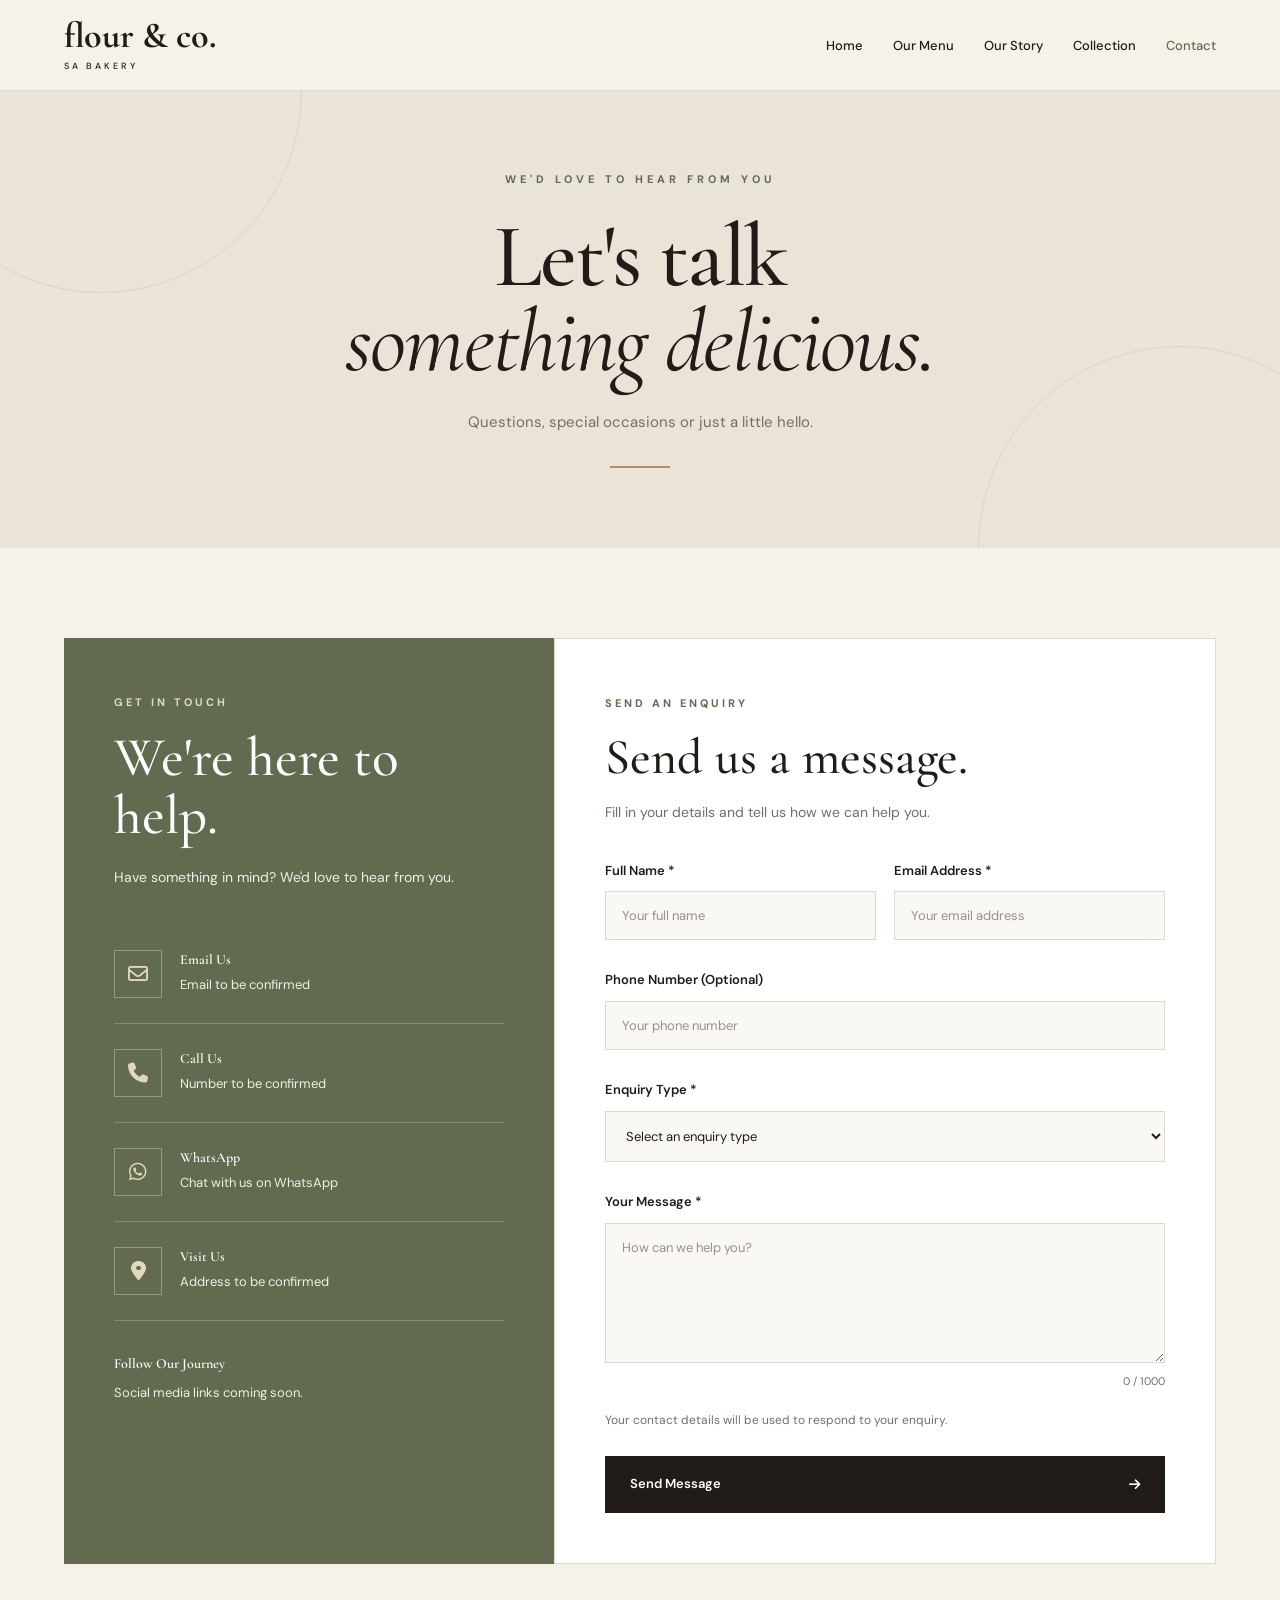
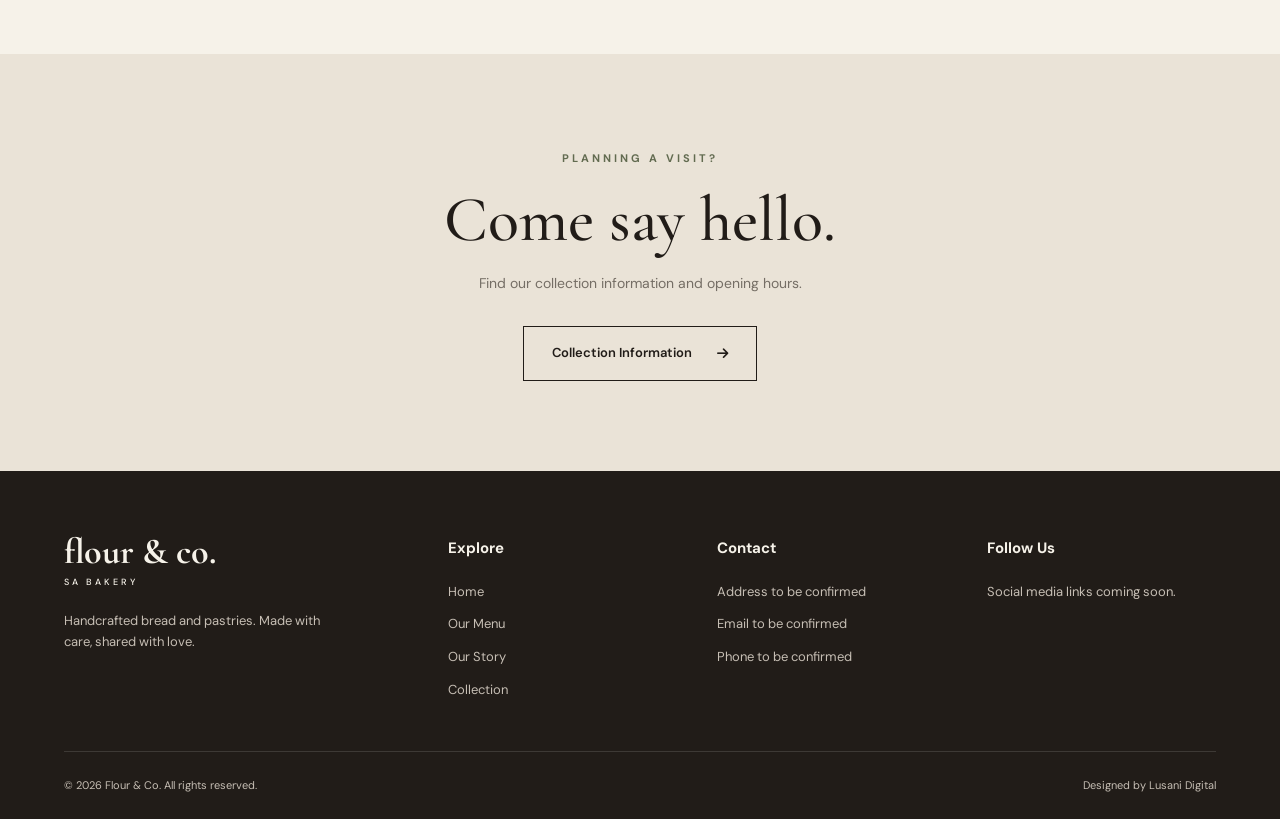
<file: contact.html>
<!DOCTYPE html>
<html lang="en">

<head>

    <meta charset="UTF-8">
    <meta name="viewport" content="width=device-width, initial-scale=1">

    <title>Contact Us | Flour & Co.</title>

    <meta name="description"
        content="Contact Flour & Co. for product enquiries, collection information and special occasions.">

    <link
        href="https://fonts.googleapis.com/css2?family=Cormorant+Garamond:wght@400;500;600;700&family=DM+Sans:wght@400;500;600;700&display=swap"
        rel="stylesheet">

    <link rel="stylesheet" href="https://cdnjs.cloudflare.com/ajax/libs/font-awesome/6.7.2/css/all.min.css">

    <link rel="stylesheet" href="CSS/main.css">
    <link rel="stylesheet" href="CSS/contact.css">

</head>

<body>

    <!-- NAVIGATION -->
    <header class="header">

        <nav class="navbar container">

            <a href="index.html" class="logo">
                flour & co.
                <span>SA BAKERY</span>
            </a>

            <ul class="nav-links" id="navLinks">

                <li><a href="index.html">Home</a></li>
                <li><a href="menu.html">Our Menu</a></li>
                <li><a href="about.html">Our Story</a></li>
                <li><a href="collection.html">Collection</a></li>

                <li>
                    <a href="contact.html" class="active" aria-current="page">
                        Contact
                    </a>
                </li>

            </ul>

            <button class="menu-toggle" id="menuToggle" aria-label="Open navigation" aria-controls="navLinks"
                aria-expanded="false">

                <i class="fa-solid fa-bars"></i>

            </button>

        </nav>

    </header>

    <main>

        <!-- CONTACT HERO -->
        <section class="contact-hero">

            <div class="container contact-hero-content">

                <span class="eyebrow">
                    WE'D LOVE TO HEAR FROM YOU
                </span>

                <h1>
                    Let's talk<br>
                    <em>something delicious.</em>
                </h1>

                <p>
                    Questions, special occasions
                    or just a little hello.
                </p>

                <div class="contact-divider"></div>

            </div>

        </section>

        <!-- CONTACT SECTION -->
        <section class="contact-section">

            <div class="container contact-grid">

                <!-- CONTACT INFORMATION -->
                <aside class="contact-information">

                    <span class="eyebrow">
                        GET IN TOUCH
                    </span>

                    <h2>We're here to help.</h2>

                    <p class="contact-intro">
                        Have something in mind?
                        We'd love to hear from you.
                    </p>

                    <div class="contact-method">

                        <div class="contact-icon">
                            <i class="fa-regular fa-envelope"></i>
                        </div>

                        <div>
                            <h3>Email Us</h3>
                            <p id="businessEmail">
                                Email to be confirmed
                            </p>
                        </div>

                    </div>

                    <div class="contact-method">

                        <div class="contact-icon">
                            <i class="fa-solid fa-phone"></i>
                        </div>

                        <div>
                            <h3>Call Us</h3>
                            <p id="businessPhone">
                                Number to be confirmed
                            </p>
                        </div>

                    </div>

                    <div class="contact-method">

                        <div class="contact-icon">
                            <i class="fa-brands fa-whatsapp"></i>
                        </div>

                        <div>
                            <h3>WhatsApp</h3>

                            <p id="businessWhatsapp">
                                <a href="https://wa.me/27XXXXXXXXX" target="_blank" rel="noopener noreferrer">
                                    Chat with us on WhatsApp
                                </a>
                            </p>
                        </div>

                    </div>

                    <div class="contact-method">

                        <div class="contact-icon">
                            <i class="fa-solid fa-location-dot"></i>
                        </div>

                        <div>
                            <h3>Visit Us</h3>
                            <p id="businessAddress">
                                Address to be confirmed
                            </p>
                        </div>

                    </div>

                    <!-- SOCIAL MEDIA -->
                    <div class="contact-socials">

                        <h3>Follow Our Journey</h3>

                        <p>Social media links coming soon.</p>

                    </div>

                </aside>

                <!-- CONTACT FORM -->
                <div class="contact-form-wrapper">

                    <span class="eyebrow">
                        SEND AN ENQUIRY
                    </span>

                    <h2>Send us a message.</h2>

                    <p class="form-intro">
                        Fill in your details and tell us
                        how we can help you.
                    </p>

                    <form id="contactForm" novalidate>

                        <div class="form-row">

                            <div class="form-group">

                                <label for="fullName">
                                    Full Name *
                                </label>

                                <input type="text" id="fullName" name="fullName" placeholder="Your full name"
                                    autocomplete="name" maxlength="150" required>

                                <small class="field-error" id="fullNameError" aria-live="polite">
                                </small>

                            </div>

                            <div class="form-group">

                                <label for="email">
                                    Email Address *
                                </label>

                                <input type="email" id="email" name="email" placeholder="Your email address"
                                    autocomplete="email" maxlength="255" required>

                                <small class="field-error" id="emailError" aria-live="polite">
                                </small>

                            </div>

                        </div>

                        <div class="form-group">

                            <label for="phone">
                                Phone Number (Optional)
                            </label>

                            <input type="tel" id="phone" name="phone" placeholder="Your phone number" autocomplete="tel"
                                maxlength="25">

                            <small class="field-error" id="phoneError" aria-live="polite">
                            </small>

                        </div>

                        <div class="form-group">

                            <label for="subject">
                                Enquiry Type *
                            </label>

                            <select id="subject" name="subject" required>

                                <option value="">
                                    Select an enquiry type
                                </option>

                                <option value="General Enquiry">
                                    General Enquiry
                                </option>

                                <option value="Product Enquiry">
                                    Product Enquiry
                                </option>

                                <option value="Collection Enquiry">
                                    Collection Enquiry
                                </option>

                                <option value="Bulk Order Enquiry">
                                    Bulk Order Enquiry
                                </option>

                                <option value="Ingredients and Allergens">
                                    Ingredients and Allergens
                                </option>

                                <option value="Feedback">
                                    Feedback
                                </option>

                                <option value="Other">
                                    Other
                                </option>

                            </select>

                            <small class="field-error" id="subjectError" aria-live="polite">
                            </small>

                        </div>

                        <div class="form-group">

                            <label for="message">
                                Your Message *
                            </label>

                            <textarea id="message" name="message" rows="6" maxlength="1000"
                                placeholder="How can we help you?" required></textarea>

                            <div class="message-meta">

                                <small class="field-error" id="messageError" aria-live="polite">
                                </small>

                                <span id="characterCount">
                                    0 / 1000
                                </span>

                            </div>

                        </div>

                        <!-- PRIVACY NOTICE -->
                        <p class="privacy-notice">

                            Your contact details will be used
                            to respond to your enquiry.

                        </p>

                        <!-- SUBMIT BUTTON -->
                        <button type="submit" class="contact-submit" id="submitBtn">

                            <span>Send Message</span>

                            <i class="fa-solid fa-arrow-right"></i>

                        </button>

                        <!-- FORM STATUS -->
                        <div id="formStatus" class="form-status" role="status" aria-live="polite" hidden>
                        </div>

                    </form>

                </div>

            </div>

        </section>

        <!-- COLLECTION CTA -->
        <section class="contact-cta">

            <div class="container">

                <span class="eyebrow">
                    PLANNING A VISIT?
                </span>

                <h2>Come say hello.</h2>

                <p>
                    Find our collection information
                    and opening hours.
                </p>

                <a href="collection.html" class="contact-cta-btn">

                    Collection Information

                    <i class="fa-solid fa-arrow-right"></i>

                </a>

            </div>

        </section>

    </main>

    <!-- FOOTER -->
    <footer class="footer">

        <div class="container footer-grid">

            <div class="footer-brand">

                <a href="index.html" class="logo footer-logo">
                    flour & co.
                    <span>SA BAKERY</span>
                </a>

                <p>
                    Handcrafted bread and pastries.
                    Made with care, shared with love.
                </p>

            </div>

            <div class="footer-column">

                <h4>Explore</h4>

                <a href="index.html">Home</a>
                <a href="menu.html">Our Menu</a>
                <a href="about.html">Our Story</a>
                <a href="collection.html">Collection</a>

            </div>

            <div class="footer-column">

                <h4>Contact</h4>

                <p>Address to be confirmed</p>
                <p>Email to be confirmed</p>
                <p>Phone to be confirmed</p>

            </div>

            <div class="footer-column">

                <h4>Follow Us</h4>

                <p>Social media links coming soon.</p>

            </div>

        </div>

        <div class="container footer-bottom">

            <p>
                &copy; <span id="year"></span>
                Flour & Co. All rights reserved.
            </p>

            <p>Designed by Lusani Digital</p>

        </div>

    </footer>

    <script src="JS/products.js" defer></script>
    <script src="JS/home.js" defer></script>
    <script src="JS/contact.js" defer></script>

</body>

</html>
</file>
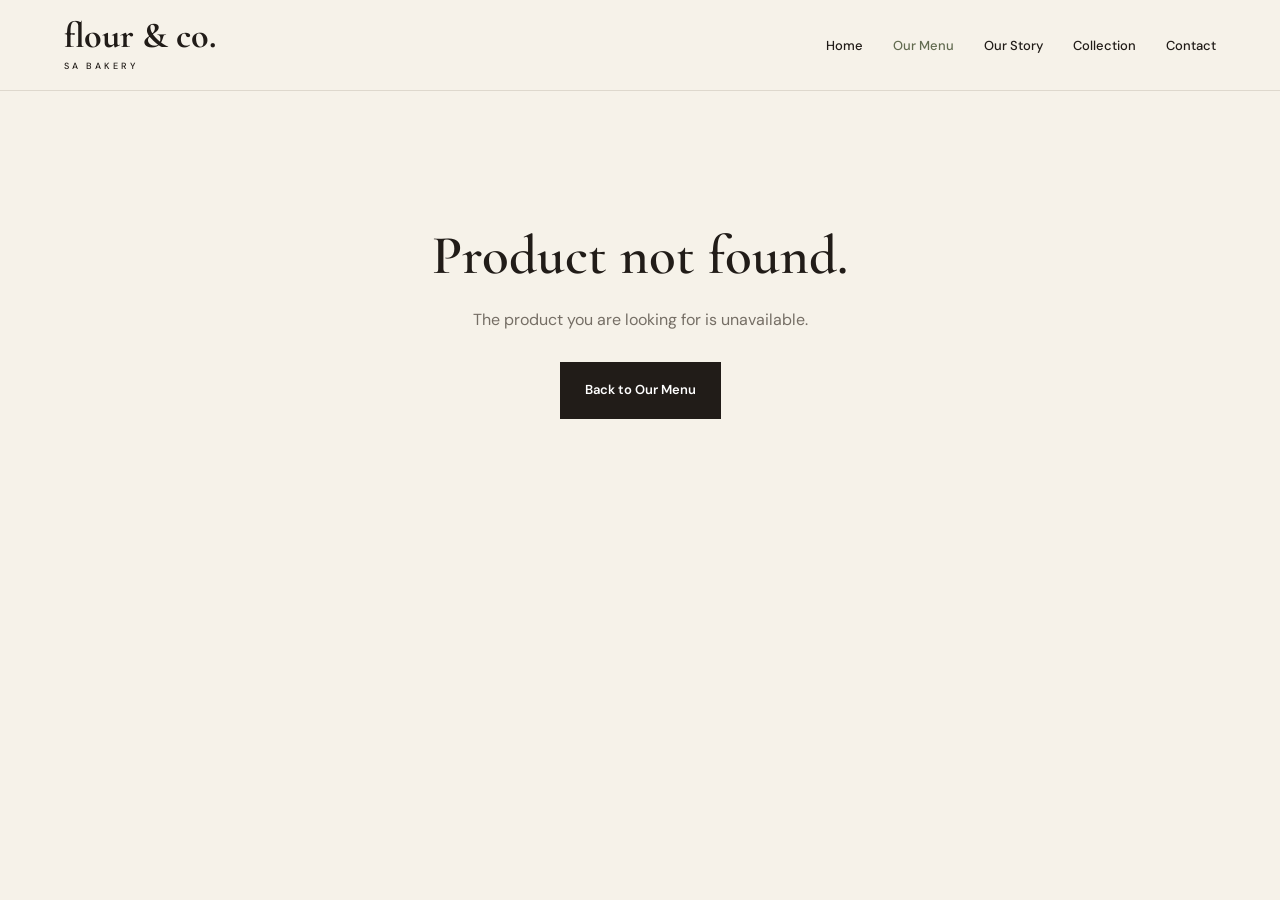
<file: product.html>
<!DOCTYPE html>
<html lang="en">

<head>

    <meta charset="UTF-8">
    <meta name="viewport" content="width=device-width, initial-scale=1">

    <title>Product Details | Flour & Co.</title>

    <link href="https://fonts.googleapis.com/css2?family=Cormorant+Garamond:wght@400;500;600;700&family=DM+Sans:wght@400;500;600;700&display=swap"
          rel="stylesheet">

    <link rel="stylesheet"
          href="https://cdnjs.cloudflare.com/ajax/libs/font-awesome/6.7.2/css/all.min.css">

    <link rel="stylesheet" href="CSS/main.css">
    <link rel="stylesheet" href="CSS/product.css">

</head>

<body>

    <!-- NAVIGATION -->
    <header class="header">

        <nav class="navbar container">

            <a href="index.html" class="logo">
                flour & co.
                <span>SA BAKERY</span>
            </a>

            <ul class="nav-links" id="navLinks">

                <li><a href="index.html">Home</a></li>

                <li>
                    <a href="menu.html" class="active">
                        Our Menu
                    </a>
                </li>

                <li><a href="about.html">Our Story</a></li>
                <li><a href="collection.html">Collection</a></li>
                <li><a href="contact.html">Contact</a></li>

            </ul>

            <button class="menu-toggle"
                    id="menuToggle"
                    aria-label="Open navigation"
                    aria-controls="navLinks"
                    aria-expanded="false">

                <i class="fa-solid fa-bars"></i>

            </button>

        </nav>

    </header>

    <main class="product-page container">

        <!-- PRODUCT NOT FOUND -->
        <section class="product-not-found"
                 id="productNotFound"
                 hidden>

            <h1>Product not found.</h1>

            <p>The product you are looking for is unavailable.</p>

            <a href="menu.html" class="collection-btn">
                Back to Our Menu
            </a>

        </section>

        <div id="productContent" hidden>

            <!-- BREADCRUMB -->
            <nav class="breadcrumb" aria-label="Breadcrumb">

                <a href="index.html">Home</a>

                <i class="fa-solid fa-chevron-right"></i>

                <a href="menu.html">Our Menu</a>

                <i class="fa-solid fa-chevron-right"></i>

                <span id="breadcrumbProduct"></span>

            </nav>

            <!-- PRODUCT DETAILS -->
            <section class="product-details">

                <div class="product-gallery">

                    <img id="productImage"
                         alt="">

                </div>

                <div class="product-summary">

                    <span class="product-category"
                          id="productCategory">
                    </span>

                    <h1 id="productName"></h1>

                    <p class="detail-price"
                       id="productPrice"
                       aria-live="polite">
                    </p>

                    <div class="product-availability">

                        <span class="status-dot"
                              id="statusDot">
                        </span>

                        <span id="productAvailability"></span>

                    </div>

                    <p class="product-description"
                       id="productDescription">
                    </p>

                    <!-- PRODUCT VARIANTS -->
                    <fieldset class="variant-section">

                        <legend>Choose an option</legend>

                        <div class="variant-options"
                             id="variantOptions">
                        </div>

                    </fieldset>

                    <!-- COLLECTION -->
                    <a href="collection.html"
                       class="collection-btn">

                        Collection Information

                        <i class="fa-solid fa-arrow-right"></i>

                    </a>

                    <div class="collection-note">

                        <i class="fa-solid fa-basket-shopping"></i>

                        <span>Available for local collection</span>

                    </div>

                </div>

            </section>

            <!-- ADDITIONAL INFORMATION -->
            <section class="additional-info">

                <details open>

                    <summary>Product Description</summary>

                    <p id="fullDescription"></p>

                </details>

                <details>

                    <summary>Ingredients & Allergens</summary>

                    <div class="information-content">

                        <h4>Ingredients</h4>

                        <p id="productIngredients"></p>

                        <h4>Allergens</h4>

                        <p id="productAllergens"></p>

                    </div>

                </details>

                <details>

                    <summary>Collection Information</summary>

                    <p>
                        Products are available for collection
                        from our bakery. Please contact us
                        to confirm availability before visiting.
                    </p>

                </details>

            </section>

            <!-- RELATED PRODUCTS -->
            <section class="related-section">

                <div class="section-heading">

                    <span class="eyebrow">
                        YOU MAY ALSO LIKE
                    </span>

                    <h2>More from our bakery.</h2>

                    <p>Discover more freshly baked favourites.</p>

                </div>

                <div class="related-grid"
                     id="relatedProducts">
                </div>

            </section>

        </div>

    </main>

    <script src="JS/products.js" defer></script>
    <script src="JS/home.js" defer></script>
    <script src="JS/product.js" defer></script>

</body>

</html>
</file>
<file: CSS/main.css>
/* =================================
   ROOT VARIABLES
================================= */

:root {
    --cream: #f6f2e9;
    --dark: #211c18;
    --wheat: #b88b58;
    --olive: #626b50;
    --white: #ffffff;
    --muted: #756e65;
    --border: #ded8cd;

    --heading-font: "Cormorant Garamond", Georgia, serif;
    --body-font: "DM Sans", sans-serif;

    --transition: 0.3s ease;
}

/* =================================
   GLOBAL STYLES
================================= */

* {
    margin: 0;
    padding: 0;
    box-sizing: border-box;
}

html {
    scroll-behavior: smooth;
    scroll-padding-top: 100px;
}

body {
    font-family: var(--body-font);
    background: var(--cream);
    color: var(--dark);
    line-height: 1.6;
}

a {
    text-decoration: none;
    color: inherit;
}

ul {
    list-style: none;
}

img {
    display: block;
    width: 100%;
    object-fit: cover;
}

button {
    font: inherit;
    cursor: pointer;
}

button:focus-visible,
a:focus-visible {
    outline: 3px solid var(--wheat);
    outline-offset: 5px;
}

[hidden] {
    display: none !important;
}

.container {
    width: min(90%, 1280px);
    margin-inline: auto;
}

.section {
    padding: 100px 0;
}

h1, h2, h3 {
    font-family: var(--heading-font);
    font-weight: 600;
    line-height: 1.1;
}

.eyebrow {
    display: inline-block;
    font-size: 11px;
    font-weight: 700;
    letter-spacing: 3px;
    color: var(--olive);
    margin-bottom: 18px;
}

.section-heading {
    text-align: center;
    margin-bottom: 45px;
}

.section-heading h2 {
    font-size: clamp(38px, 5vw, 60px);
    margin-bottom: 15px;
}

.section-heading p {
    color: var(--muted);
    font-size: 15px;
}

/* =================================
   ANNOUNCEMENT BAR
================================= */

.announcement-bar {
    background: var(--dark);
    color: var(--white);
    text-align: center;
    padding: 10px 15px;
    font-size: 11px;
    letter-spacing: 1.5px;
}

/* =================================
   NAVIGATION
================================= */

.header {
    position: sticky;
    top: 0;
    z-index: 1000;
    background: var(--cream);
    border-bottom: 1px solid var(--border);
}

.navbar {
    display: flex;
    align-items: center;
    justify-content: space-between;
    min-height: 90px;
    gap: 25px;
}

.logo {
    display: inline-flex;
    flex-direction: column;
    font-family: var(--heading-font);
    font-size: 36px;
    font-weight: 700;
    line-height: 0.9;
    white-space: nowrap;
}

.logo span {
    font-family: var(--body-font);
    font-size: 9px;
    font-weight: 500;
    letter-spacing: 3px;
    margin-top: 10px;
}

.nav-links {
    display: flex;
    align-items: center;
    gap: 30px;
}

.nav-links a {
    font-size: 13px;
    font-weight: 500;
    transition: var(--transition);
}

.nav-links a:hover,
.nav-links a.active {
    color: var(--olive);
}

.nav-actions {
    display: flex;
    align-items: center;
    gap: 20px;
}

.nav-btn {
    padding: 12px 22px;
    border: 1px solid var(--dark);
    font-size: 12px;
    font-weight: 600;
    transition: var(--transition);
}

.nav-btn:hover {
    background: var(--dark);
    color: var(--white);
}

.menu-toggle {
    display: none;
    background: transparent;
    border: none;
    color: var(--dark);
    font-size: 23px;
}

/* =================================
   BUTTONS
================================= */

.btn {
    display: inline-flex;
    align-items: center;
    justify-content: center;
    gap: 15px;
    padding: 16px 28px;
    font-size: 13px;
    font-weight: 600;
    border: 1px solid transparent;
    transition: var(--transition);
}

.btn-primary {
    background: var(--cream);
    color: var(--dark);
}

.btn-primary:hover {
    background: var(--wheat);
    color: var(--dark);
}

.btn-outline {
    border-color: var(--white);
    color: var(--white);
}

.btn-outline:hover {
    background: var(--white);
    color: var(--dark);
}

.btn-dark {
    background: var(--dark);
    color: var(--white);
}

.btn-dark:hover {
    background: var(--olive);
}

/* =================================
   HERO SECTION
================================= */

.hero {
    min-height: 680px;
    min-height: min(780px, 85svh);

    display: flex;
    align-items: center;

    background:
        linear-gradient(
            90deg,
            rgba(20, 15, 10, 0.85),
            rgba(20, 15, 10, 0.45),
            rgba(20, 15, 10, 0.15)
        ),
        url("../assets/images/hero.jpg");

    background-color: var(--dark);
    background-position: center;
    background-size: cover;
    color: var(--white);
    padding: 90px 0;
}

.hero .eyebrow {
    color: #e4c49f;
}

.hero h1 {
    font-size: clamp(60px, 7vw, 110px);
    font-weight: 500;
    letter-spacing: -2px;
    margin-bottom: 25px;
}

.hero h1 em {
    font-weight: 400;
}

.hero p {
    max-width: 500px;
    font-size: 16px;
    color: #eee8df;
    margin-bottom: 35px;
    line-height: 1.9;
}

.hero-actions {
    display: flex;
    flex-wrap: wrap;
    gap: 15px;
}

/* =================================
   BAKERY VALUES
================================= */

.bakery-values {
    background: var(--olive);
    color: var(--white);
    padding: 28px 0;
}

.values-grid {
    display: grid;
    grid-template-columns: repeat(4, 1fr);
    gap: 25px;
}

.value-item {
    display: flex;
    align-items: center;
    justify-content: center;
    gap: 12px;
}

.value-item i {
    font-size: 21px;
}

.value-item span {
    font-size: 12px;
    font-weight: 500;
}

/* =================================
   CATEGORIES
================================= */

.category-grid {
    display: grid;
    grid-template-columns: repeat(3, 1fr);
    gap: 25px;
}

.category-card {
    position: relative;
    height: 420px;
    overflow: hidden;
    background: var(--dark);
}

.category-card img {
    height: 100%;
    transition: transform 0.6s ease;
}

.category-card:hover img {
    transform: scale(1.06);
}

.category-card::after {
    content: "";
    position: absolute;
    inset: 0;
    background: linear-gradient(
        transparent 30%,
        rgba(0, 0, 0, 0.75)
    );
}

.category-content {
    position: absolute;
    bottom: 30px;
    left: 30px;
    right: 30px;
    z-index: 1;
    color: var(--white);
}

.category-content h3 {
    font-size: 38px;
    margin-bottom: 10px;
}

.category-content span {
    display: flex;
    align-items: center;
    gap: 15px;
    font-size: 12px;
}

/* =================================
   FEATURED PRODUCTS
================================= */

.featured {
    background: #ede8de;
}

.product-filters {
    display: flex;
    justify-content: center;
    flex-wrap: wrap;
    gap: 12px;
    margin-bottom: 40px;
}

.filter-btn {
    padding: 10px 24px;
    background: transparent;
    border: 1px solid var(--border);
    color: var(--dark);
    font-size: 13px;
    transition: var(--transition);
}

.filter-btn:hover,
.filter-btn.active {
    background: var(--dark);
    border-color: var(--dark);
    color: var(--white);
}

.product-grid {
    display: grid;
    grid-template-columns: repeat(4, 1fr);
    gap: 25px;
}

.product-card {
    background: var(--cream);
}

.product-image {
    position: relative;
    overflow: hidden;
    background: var(--border);
}

.product-image img {
    aspect-ratio: 1 / 1.1;
    transition: transform 0.5s ease;
}

.product-card:hover img {
    transform: scale(1.05);
}

.product-tag {
    position: absolute;
    top: 15px;
    left: 15px;
    background: var(--olive);
    color: var(--white);
    font-size: 10px;
    padding: 6px 12px;
    letter-spacing: 1px;
}

.product-info {
    padding: 22px;
}

.product-category {
    font-size: 10px;
    letter-spacing: 2px;
    text-transform: uppercase;
    color: var(--olive);
}

.product-info h3 {
    font-size: 28px;
    margin: 10px 0;
}

.product-info p {
    font-size: 13px;
    color: var(--muted);
    margin-bottom: 20px;
}

.product-price {
    display: block;
    font-size: 16px;
    font-weight: 600;
}

/* =================================
   ABOUT SECTION
================================= */

.about-section {
    display: grid;
    grid-template-columns: 1fr 1fr;
    background: var(--cream);
}

.about-image img {
    height: 100%;
    min-height: 550px;
}

.about-content {
    display: flex;
    flex-direction: column;
    align-items: flex-start;
    justify-content: center;
    padding: clamp(35px, 6vw, 100px);
}

.about-content h2 {
    font-size: clamp(40px, 5vw, 65px);
    margin-bottom: 25px;
}

.about-content p {
    font-size: 15px;
    color: var(--muted);
    line-height: 1.9;
    margin-bottom: 20px;
}

.about-content .btn {
    margin-top: 15px;
}

/* =================================
   COLLECTION
================================= */

.collection-section {
    border-top: 1px solid var(--border);
}

.collection-grid {
    display: grid;
    grid-template-columns: repeat(3, 1fr);
    gap: 25px;
}

.collection-card {
    padding: 40px 25px;
    text-align: center;
    border: 1px solid var(--border);
}

.collection-card i {
    font-size: 28px;
    color: var(--olive);
    margin-bottom: 20px;
}

.collection-card h3 {
    font-size: 30px;
    margin-bottom: 12px;
}

.collection-card p {
    color: var(--muted);
    font-size: 13px;
}

/* =================================
   FOOTER
================================= */

.footer {
    background: var(--dark);
    color: var(--cream);
    padding-top: 65px;
}

.footer-grid {
    display: grid;
    grid-template-columns: 1.5fr 1fr 1fr 1fr;
    gap: 40px;
    padding-bottom: 50px;
}

.footer-logo {
    margin-bottom: 25px;
}

.footer-brand p {
    max-width: 280px;
    font-size: 13px;
    color: #c6beb4;
}

.footer-column {
    display: flex;
    flex-direction: column;
    gap: 12px;
}

.footer-column h4 {
    font-size: 15px;
    margin-bottom: 10px;
}

.footer-column a,
.footer-column p {
    font-size: 13px;
    color: #c6beb4;
}

.footer-column a:hover {
    color: var(--white);
}

.footer-bottom {
    display: flex;
    justify-content: space-between;
    gap: 20px;
    padding: 25px 0;
    border-top: 1px solid #ffffff20;
    color: #c6beb4;
    font-size: 11px;
}

/* =================================
   TABLET RESPONSIVENESS
================================= */

@media (max-width: 1024px) {

    .menu-toggle {
        display: block;
    }

    .nav-links {
        display: none;
        position: absolute;
        top: 100%;
        left: 0;
        right: 0;
        flex-direction: column;
        align-items: flex-start;
        gap: 25px;
        padding: 30px 5%;
        background: var(--cream);
        border-bottom: 1px solid var(--border);
    }

    .nav-links.open {
        display: flex;
    }

    .product-grid {
        grid-template-columns: repeat(2, 1fr);
    }

    .category-card {
        height: 330px;
    }

    .category-content h3 {
        font-size: 30px;
    }

    .values-grid {
        grid-template-columns: repeat(2, 1fr);
    }

    .footer-grid {
        grid-template-columns: repeat(2, 1fr);
    }
}

/* =================================
   MOBILE RESPONSIVENESS
================================= */

@media (max-width: 600px) {

    .section {
        padding: 65px 0;
    }

    .navbar {
        min-height: 75px;
    }

    .logo {
        font-size: 30px;
    }

    .nav-btn {
        display: none;
    }

    .announcement-bar {
        font-size: 9px;
        letter-spacing: 0.5px;
    }

    .hero {
        min-height: 620px;
        background-position: 60% center;
    }

    .hero h1 {
        font-size: clamp(48px, 11vw, 65px);
    }

    .hero p {
        font-size: 14px;
    }

    .hero-actions {
        flex-direction: column;
        align-items: stretch;
        max-width: 280px;
    }

    .values-grid {
        gap: 25px 12px;
    }

    .value-item {
        flex-direction: column;
        text-align: center;
    }

    .value-item span {
        font-size: 11px;
    }

    .category-grid {
        grid-template-columns: 1fr;
    }

    .category-card {
        height: 340px;
    }

    .product-grid {
        gap: 12px;
    }

    .product-info {
        padding: 14px;
    }

    .product-info h3 {
        font-size: 23px;
    }

    .product-info p {
        font-size: 12px;
    }

    .product-tag {
        top: 8px;
        left: 8px;
        font-size: 8px;
        padding: 5px 8px;
    }

    .filter-btn {
        padding: 9px 15px;
        font-size: 12px;
    }

    .about-section {
        grid-template-columns: 1fr;
    }

    .about-image img {
        min-height: 350px;
        height: 350px;
    }

    .about-content {
        padding: 50px 6%;
    }

    .collection-grid {
        grid-template-columns: 1fr;
    }

    .footer-grid {
        grid-template-columns: 1fr;
    }

    .footer-bottom {
        flex-direction: column;
        text-align: center;
    }
}

@media (prefers-reduced-motion: reduce) {

    html {
        scroll-behavior: auto;
    }

    *,
    *::before,
    *::after {
        transition: none !important;
    }
}
</file>
<file: CSS/contact.css>
/* =================================
   CONTACT HERO
================================= */

.contact-hero {
    position: relative;
    display: flex;
    align-items: center;
    justify-content: center;

    min-height: 430px;
    padding: 80px 20px;

    background: #eae3d7;
    color: #211c18;
    text-align: center;
    overflow: hidden;
}

.contact-hero-content {
    position: relative;
    z-index: 1;
    max-width: 900px;
}

.contact-hero .eyebrow {
    display: block;
    font-size: 11px;
    letter-spacing: 4px;
    color: #626b50;
    margin-bottom: 25px;
}

.contact-hero h1 {
    font-family: "Cormorant Garamond", Georgia, serif;
    font-size: clamp(48px, 7vw, 95px);
    font-weight: 500;
    line-height: 0.95;
    letter-spacing: -2px;
    margin-bottom: 25px;
}

.contact-hero h1 em {
    font-weight: 400;
}

.contact-hero p {
    font-size: 15px;
    line-height: 1.8;
    color: #756e65;
}

.contact-divider {
    width: 60px;
    height: 2px;
    background: #b88b58;
    margin: 30px auto 0;
}

.contact-hero::before,
.contact-hero::after {
    content: "";
    position: absolute;

    width: 400px;
    height: 400px;

    border: 1px solid rgba(184, 139, 88, 0.2);
    border-radius: 50%;

    pointer-events: none;
}

.contact-hero::before {
    top: -200px;
    left: -100px;
}

.contact-hero::after {
    bottom: -200px;
    right: -100px;
}


/* =================================
   CONTACT LAYOUT
================================= */

.contact-section {
    padding: 90px 0;
    background: #f6f2e9;
}

.contact-grid {
    display: grid;
    grid-template-columns: 0.85fr 1.15fr;
    align-items: stretch;
}


/* =================================
   CONTACT INFORMATION
================================= */

.contact-information {
    background: #626b50;
    color: #ffffff;
    padding: 50px;
}

.contact-information .eyebrow {
    color: #e2d8bd;
}

.contact-information h2 {
    font-family: "Cormorant Garamond", Georgia, serif;
    font-size: 55px;
    font-weight: 500;
    line-height: 1.05;
    margin-bottom: 20px;
}

.contact-intro {
    font-size: 14px;
    line-height: 1.8;
    color: #f0eee6;
    margin-bottom: 35px;
}

.contact-method {
    display: flex;
    align-items: center;
    gap: 18px;

    padding: 25px 0;
    border-bottom: 1px solid rgba(255, 255, 255, 0.2);
}

.contact-icon {
    display: flex;
    align-items: center;
    justify-content: center;

    width: 48px;
    height: 48px;
    flex-shrink: 0;

    border: 1px solid rgba(255, 255, 255, 0.3);
}

.contact-icon i {
    font-size: 20px;
    color: #e2d8bd;
}

.contact-method h3 {
    font-size: 14px;
    font-weight: 600;
    margin-bottom: 7px;
}

.contact-method p {
    font-size: 13px;
    line-height: 1.7;
    color: #f0eee6;
}

.contact-method a {
    color: inherit;
    overflow-wrap: anywhere;
}

.contact-method a:hover {
    text-decoration: underline;
}


/* =================================
   SOCIAL MEDIA
================================= */

.contact-socials {
    margin-top: 35px;
}

.contact-socials h3 {
    font-size: 14px;
    margin-bottom: 12px;
}

.contact-socials p {
    font-size: 13px;
    color: #f0eee6;
}

.social-links {
    display: flex;
    gap: 12px;
    margin-top: 15px;
}

.social-links a {
    display: flex;
    align-items: center;
    justify-content: center;

    width: 42px;
    height: 42px;

    color: #ffffff;
    border: 1px solid rgba(255, 255, 255, 0.3);

    transition: 0.3s ease;
}

.social-links a:hover {
    background: #ffffff;
    color: #626b50;
}


/* =================================
   CONTACT FORM
================================= */

.contact-form-wrapper {
    background: #ffffff;
    border: 1px solid #ded8cd;
    padding: 50px;
    min-width: 0;
}

.contact-form-wrapper h2 {
    font-family: "Cormorant Garamond", Georgia, serif;
    font-size: 50px;
    font-weight: 500;
    line-height: 1.1;
    margin-bottom: 15px;
}

.form-intro {
    font-size: 14px;
    line-height: 1.8;
    color: #756e65;
    margin-bottom: 35px;
}

.form-row {
    display: grid;
    grid-template-columns: 1fr 1fr;
    gap: 18px;
}

.form-group {
    display: flex;
    flex-direction: column;
    gap: 10px;

    min-width: 0;
    margin-bottom: 20px;
}

.form-group label {
    font-size: 13px;
    font-weight: 600;
    color: #211c18;
}

.form-group input,
.form-group select,
.form-group textarea {
    width: 100%;
    box-sizing: border-box;
    min-width: 0;

    padding: 15px 16px;

    border: 1px solid #ded8cd;
    background: #faf8f4;
    color: #211c18;

    font-family: inherit;
    font-size: 13px;

    outline: none;
    transition: border-color 0.3s ease;
}

.form-group input:focus,
.form-group select:focus,
.form-group textarea:focus {
    border-color: #626b50;
    outline: 1px solid #626b50;
}

.form-group input::placeholder,
.form-group textarea::placeholder {
    color: #999187;
}

.form-group textarea {
    resize: vertical;
    min-height: 140px;
}

.form-group select {
    cursor: pointer;
}


/* =================================
   FORM VALIDATION
================================= */

.form-group .invalid {
    border-color: #b34b40;
}

.field-error {
    font-size: 11px;
    color: #b34b40;
    line-height: 1.5;
}

.field-error:empty {
    display: none;
}

.message-meta {
    display: flex;
    justify-content: space-between;
    align-items: center;
    gap: 10px;
}

#characterCount {
    margin-left: auto;
    white-space: nowrap;
    font-size: 11px;
    color: #756e65;
}

.privacy-notice {
    font-size: 12px;
    line-height: 1.7;
    color: #756e65;
    margin-bottom: 25px;
}


/* =================================
   SUBMIT BUTTON
================================= */

.contact-submit {
    display: flex;
    align-items: center;
    justify-content: space-between;
    gap: 20px;

    width: 100%;
    padding: 18px 25px;

    background: #211c18;
    border: none;
    color: #ffffff;

    font-family: inherit;
    font-size: 13px;
    font-weight: 600;

    cursor: pointer;
    transition: background 0.3s ease;
}

.contact-submit:hover {
    background: #626b50;
}

.contact-submit:disabled {
    opacity: 0.6;
    cursor: not-allowed;
}


/* =================================
   FORM STATUS
================================= */

.form-status {
    padding: 16px;
    margin-top: 20px;

    font-size: 13px;
    line-height: 1.7;
}

.form-status[hidden] {
    display: none;
}

.form-status.info {
    background: #f2ece0;
    border: 1px solid #d9c7a8;
    color: #6d5836;
}

.form-status.success {
    background: #e9ebdf;
    border: 1px solid #a6b092;
    color: #46523b;
}

.form-status.error {
    background: #f8e9e6;
    border: 1px solid #e0b3aa;
    color: #a44b40;
}


/* =================================
   COLLECTION CTA
================================= */

.contact-cta {
    background: #eae3d7;
    padding: 90px 20px;
    text-align: center;
}

.contact-cta h2 {
    font-family: "Cormorant Garamond", Georgia, serif;
    font-size: clamp(40px, 5vw, 65px);
    font-weight: 500;
    margin-bottom: 15px;
}

.contact-cta p {
    color: #756e65;
    font-size: 14px;
    line-height: 1.8;
}

.contact-cta-btn {
    display: inline-flex;
    align-items: center;
    justify-content: center;
    gap: 25px;

    padding: 16px 28px;
    margin-top: 30px;

    border: 1px solid #211c18;
    color: #211c18;

    font-size: 13px;
    font-weight: 600;

    transition: 0.3s ease;
}

.contact-cta-btn:hover {
    background: #211c18;
    color: #ffffff;
}


/* =================================
   TABLET RESPONSIVENESS
================================= */

@media (max-width: 1024px) {

    .contact-information,
    .contact-form-wrapper {
        padding: 35px;
    }

    .contact-information h2,
    .contact-form-wrapper h2 {
        font-size: 43px;
    }

    .form-row {
        grid-template-columns: 1fr;
        gap: 0;
    }

}


/* =================================
   MOBILE RESPONSIVENESS
================================= */

@media (max-width: 768px) {

    .contact-hero {
        min-height: 330px;
        padding: 60px 20px;
    }

    .contact-hero h1 {
        font-size: clamp(42px, 9vw, 60px);
        letter-spacing: -1px;
    }

    .contact-hero .eyebrow {
        font-size: 9px;
        letter-spacing: 2px;
    }

    .contact-hero p {
        font-size: 13px;
    }

    .contact-section {
        padding: 50px 0;
    }

    .contact-grid {
        grid-template-columns: 1fr;
    }

    .contact-information,
    .contact-form-wrapper {
        padding: 35px 25px;
    }

    .contact-information h2,
    .contact-form-wrapper h2 {
        font-size: 42px;
    }

    .contact-method {
        padding: 20px 0;
    }

    .contact-cta {
        padding: 60px 20px;
    }

}

@media (prefers-reduced-motion: reduce) {

    .contact-submit,
    .contact-cta-btn,
    .social-links a,
    .form-group input,
    .form-group select,
    .form-group textarea {
        transition: none;
    }

}
</file>
<file: CSS/product.css>
/* PRODUCT PAGE */
.product-page {
    padding-top: 35px;
    padding-bottom: 100px;
}

.product-page [hidden] {
    display: none !important;
}

/* BREADCRUMB*/
.breadcrumb {
    display: flex;
    align-items: center;
    flex-wrap: wrap;
    gap: 12px;

    font-size: 12px;
    color: #756e65;
    margin-bottom: 35px;
}

.breadcrumb i {
    font-size: 9px;
}

.breadcrumb a:hover {
    color: #626b50;
}

.breadcrumb span {
    color: #211c18;
    font-weight: 500;
}

/* PRODUCT DETAILS LAYOUT */
.product-details {
    display: grid;
    grid-template-columns: 1.1fr 1fr;
    align-items: start;
    gap: 70px;
}

/* PRODUCT GALLERY */
.product-gallery {
    background: #eae3d7;
    overflow: hidden;
}

.product-gallery img {
    display: block;
    width: 100%;
    aspect-ratio: 4 / 5;
    object-fit: cover;
}

/* PRODUCT SUMMARY */
.product-summary {
    padding: 20px 0;
}

.product-summary .product-category {
    display: block;
    font-size: 11px;
    font-weight: 600;
    letter-spacing: 3px;
    text-transform: uppercase;
    color: #626b50;
    margin-bottom: 18px;
}

.product-summary h1 {
    font-family: "Cormorant Garamond", Georgia, serif;
    font-size: clamp(45px, 5vw, 75px);
    font-weight: 500;
    line-height: 1.05;
    letter-spacing: -1.5px;
    margin-bottom: 20px;
}

.detail-price {
    font-size: 27px;
    font-weight: 600;
    color: #211c18;
    margin-bottom: 20px;
}

/* AVAILABILITY */
.product-availability {
    display: flex;
    align-items: center;
    gap: 9px;

    color: #626b50;
    font-size: 12px;
    margin-bottom: 25px;
}

.status-dot {
    width: 8px;
    height: 8px;
    background: #626b50;
    border-radius: 50%;
}

.status-dot.sold-out {
    background: #a44b40;
}

.product-description {
    color: #756e65;
    font-size: 15px;
    line-height: 1.9;
    margin-bottom: 30px;
}

/* PRODUCT VARIANTS */
.variant-section {
    border: none;
    border-top: 1px solid #ded8cd;
    padding: 20px 0 30px;
    margin: 0;
    min-width: 0;
}

.variant-section legend {
    padding-right: 15px;
    font-size: 14px;
    font-weight: 600;
}

.variant-options {
    display: flex;
    flex-direction: column;
    gap: 12px;
}

.variant-option {
    display: flex;
    align-items: center;
    gap: 12px;

    padding: 17px 20px;
    border: 1px solid #ded8cd;
    background: #ffffff;

    cursor: pointer;
    transition: 0.2s ease;
}

.variant-option:hover {
    border-color: #626b50;
}

.variant-option.selected {
    border-color: #626b50;
    background: #e9ebdf;
}

.variant-option input {
    accent-color: #626b50;
}

.variant-name {
    flex: 1;
    font-size: 13px;
    font-weight: 500;
}

.variant-price {
    font-size: 13px;
    font-weight: 600;
}

/* COLLECTION BUTTON*/
.collection-btn {
    display: flex;
    align-items: center;
    justify-content: space-between;
    gap: 20px;

    width: 100%;
    padding: 18px 25px;

    background: #211c18;
    color: #ffffff;

    font-size: 13px;
    font-weight: 600;
    transition: background 0.3s ease;
}

.collection-btn:hover {
    background: #626b50;
}

.collection-note {
    display: flex;
    align-items: center;
    gap: 12px;

    color: #756e65;
    font-size: 12px;
    margin-top: 20px;
}

.collection-note i {
    color: #626b50;
    font-size: 18px;
}

/* ADDITIONAL INFORMATION */
.additional-info {
    margin-top: 60px;
    border-top: 1px solid #ded8cd;
}

.additional-info details {
    border-bottom: 1px solid #ded8cd;
}

.additional-info summary {
    display: flex;
    align-items: center;
    justify-content: space-between;

    padding: 25px 0;
    font-size: 15px;
    font-weight: 600;

    cursor: pointer;
    list-style: none;
}

.additional-info summary::-webkit-details-marker {
    display: none;
}

.additional-info summary::after {
    content: "+";
    font-size: 22px;
    font-weight: 400;
    color: #626b50;
}

.additional-info details[open] summary::after {
    content: "−";
}

.additional-info p {
    color: #756e65;
    font-size: 14px;
    line-height: 1.9;
    padding-bottom: 25px;
    max-width: 850px;
}

.information-content h4 {
    font-size: 14px;
    margin-bottom: 8px;
}

/* RELATED PRODUCTS*/
.related-section {
    padding-top: 90px;
}

.related-grid {
    display: grid;
    grid-template-columns: repeat(4, minmax(0, 1fr));
    gap: 25px;
}

.related-card {
    background: #ffffff;
    overflow: hidden;
    border: 1px solid #ded8cd;
}

.related-image {
    overflow: hidden;
    background: #eae3d7;
}

.related-image img {
    display: block;
    width: 100%;
    aspect-ratio: 1 / 1.1;
    object-fit: cover;
    transition: transform 0.5s ease;
}

.related-card:hover img {
    transform: scale(1.05);
}

.related-info {
    padding: 20px;
}

.related-info h3 {
    font-family: "Cormorant Garamond", Georgia, serif;
    font-size: 27px;
    margin-bottom: 10px;
}

.related-info p {
    font-size: 14px;
    font-weight: 600;
    color: #626b50;
}

/* PRODUCT NOT FOUND */
.product-not-found {
    text-align: center;
    padding: 100px 20px;
}

.product-not-found h1 {
    font-size: 55px;
    margin-bottom: 20px;
}

.product-not-found p {
    color: #756e65;
    margin-bottom: 30px;
}

.product-not-found .collection-btn {
    width: fit-content;
    margin: 0 auto;
}

/* TABLET RESPONSIVENESS */
@media (max-width: 1024px) {

    .product-details {
        gap: 35px;
    }

    .related-grid {
        grid-template-columns: repeat(3, minmax(0, 1fr));
    }

}

/* MOBILE RESPONSIVENESS */
@media (max-width: 768px) {

    .product-page {
        padding-top: 25px;
        padding-bottom: 60px;
    }

    .product-details {
        grid-template-columns: 1fr;
        gap: 20px;
    }

    .product-gallery img {
        aspect-ratio: 1 / 1;
    }

    .product-summary h1 {
        font-size: 48px;
    }

    .product-summary {
        padding: 10px 0;
    }

    .detail-price {
        font-size: 23px;
    }

    .additional-info {
        margin-top: 30px;
    }

    .related-section {
        padding-top: 60px;
    }

    .related-grid {
        grid-template-columns: repeat(2, minmax(0, 1fr));
        gap: 15px;
    }

    .related-info {
        padding: 15px;
    }

    .related-info h3 {
        font-size: 23px;
    }

}

@media (prefers-reduced-motion: reduce) {

    .related-image img,
    .variant-option,
    .collection-btn {
        transition: none;
    }

}
</file>
